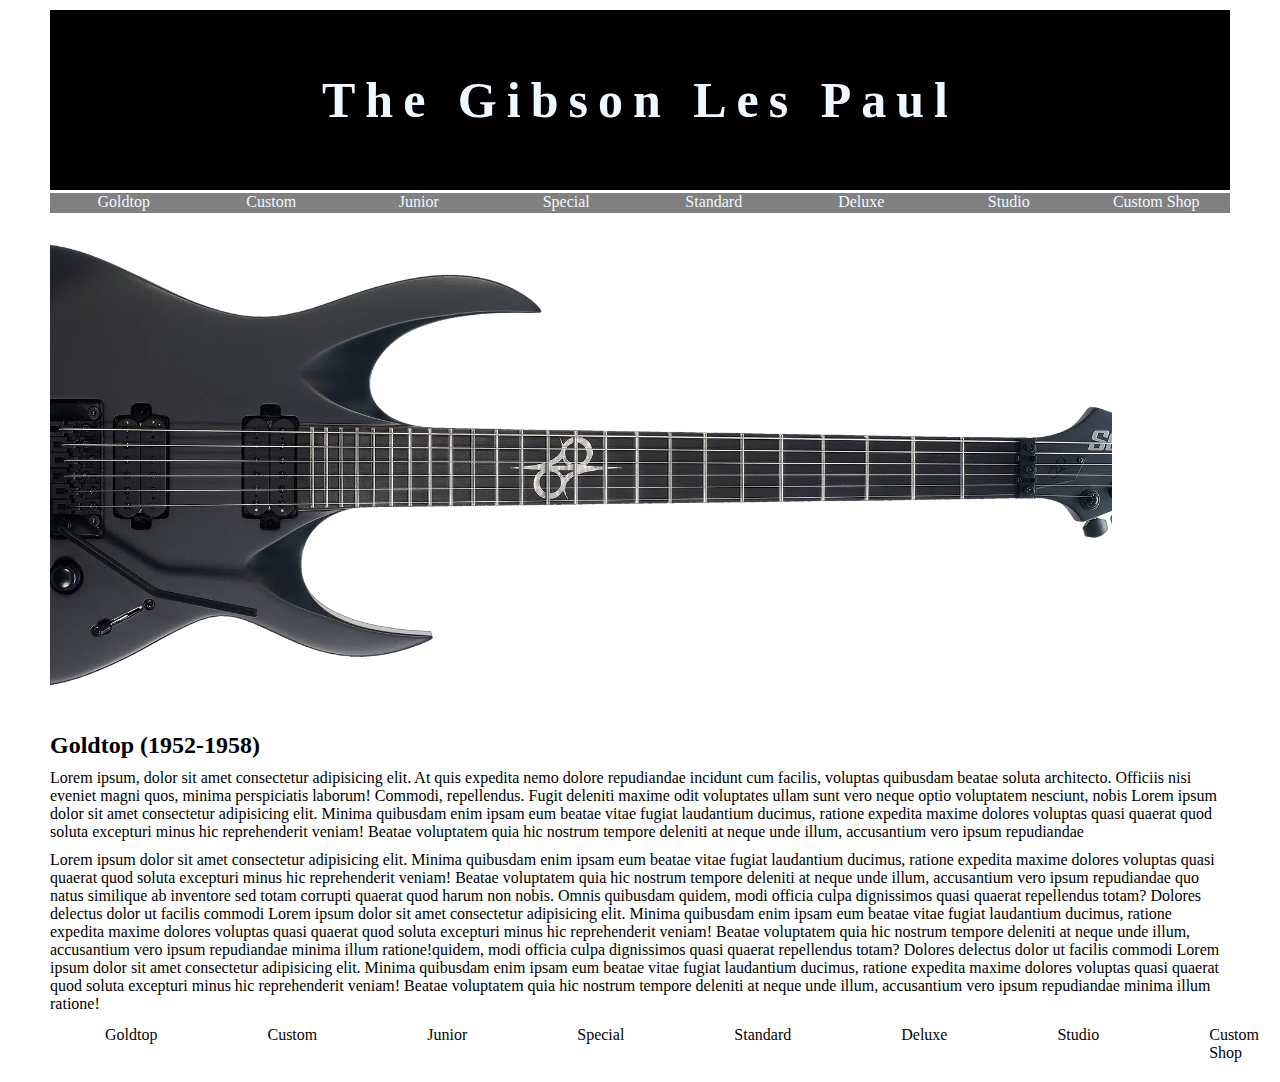
<file: exam/guitar/index.html>
<!DOCTYPE html>
<html lang="en">
  <head>
    <meta charset="UTF-8" />
    <meta http-equiv="X-UA-Compatible" content="IE=edge" />
    <meta name="viewport" content="width=device-width, initial-scale=1.0" />
    <link rel="stylesheet" href="style.css">
    <title>Guitar</title>
  </head>
  <body>
    <header>
      <h1>The Gibson Les Paul</h1>
    </header>
    <nav>
 <div class="cards">
  <div class="text1">
    <p>  Goldtop</p>
  </div>
  <div class="text1">
    <p>  Custom</p>
  </div>
  <div class="text1">
    <p>  Junior</p>
  </div>
  <div class="text1">
    <p>  Special</p>
  </div>
  <div class="text1">
    <p>  Standard</p>
  </div>
  <div class="text1">
    <p>  Deluxe</p>
  </div>
  <div class="text1">
    <p>  Studio</p>
  </div>
  <div class="text1">
    <p>  Custom Shop</p>
  </div>
 </div>
    </nav>
    <main>
      <img
        src="guitar.png"
        alt="Guitar"
      />
    </main>
    <section>
      <h2>Goldtop (1952-1958)</h2>
      <p>
        Lorem ipsum, dolor sit amet consectetur adipisicing elit. At quis
        expedita nemo dolore repudiandae incidunt cum facilis, voluptas
        quibusdam beatae soluta architecto. Officiis nisi eveniet magni quos,
        minima perspiciatis laborum! Commodi, repellendus. Fugit deleniti maxime
        odit voluptates ullam sunt vero neque optio voluptatem nesciunt, nobis
        Lorem ipsum dolor sit amet consectetur adipisicing elit. Minima
        quibusdam enim ipsam eum beatae vitae fugiat laudantium ducimus, ratione
        expedita maxime dolores voluptas quasi quaerat quod soluta excepturi
        minus hic reprehenderit veniam! Beatae voluptatem quia hic nostrum
        tempore deleniti at neque unde illum, accusantium vero ipsum repudiandae
      </p>
      <p>
        Lorem ipsum dolor sit amet consectetur adipisicing elit. Minima
        quibusdam enim ipsam eum beatae vitae fugiat laudantium ducimus, ratione
        expedita maxime dolores voluptas quasi quaerat quod soluta excepturi
        minus hic reprehenderit veniam! Beatae voluptatem quia hic nostrum
        tempore deleniti at neque unde illum, accusantium vero ipsum repudiandae
        quo natus similique ab inventore sed totam corrupti quaerat quod harum
        non nobis. Omnis quibusdam quidem, modi officia culpa dignissimos quasi
        quaerat repellendus totam? Dolores delectus dolor ut facilis commodi         Lorem ipsum dolor sit amet consectetur adipisicing elit. Minima
        quibusdam enim ipsam eum beatae vitae fugiat laudantium ducimus, ratione
        expedita maxime dolores voluptas quasi quaerat quod soluta excepturi
        minus hic reprehenderit veniam! Beatae voluptatem quia hic nostrum
        tempore deleniti at neque unde illum, accusantium vero ipsum repudiandae
        minima illum ratione!quidem, modi officia culpa dignissimos quasi
        quaerat repellendus totam? Dolores delectus dolor ut facilis commodi         Lorem ipsum dolor sit amet consectetur adipisicing elit. Minima
        quibusdam enim ipsam eum beatae vitae fugiat laudantium ducimus, ratione
        expedita maxime dolores voluptas quasi quaerat quod soluta excepturi
        minus hic reprehenderit veniam! Beatae voluptatem quia hic nostrum
        tempore deleniti at neque unde illum, accusantium vero ipsum repudiandae
        minima illum ratione!
      </p>
    </section>
    <footer>     
        <ul>  
        <li>Goldtop</li>
        <li>Custom</li>
        <li>Junior</li>
        <li>Special</li>
        <li>Standard</li>
        <li>Deluxe</li>
        <li>Studio</li>
        <li>Custom Shop</li>
      </ul></footer>
  </body>
</html>
</file>
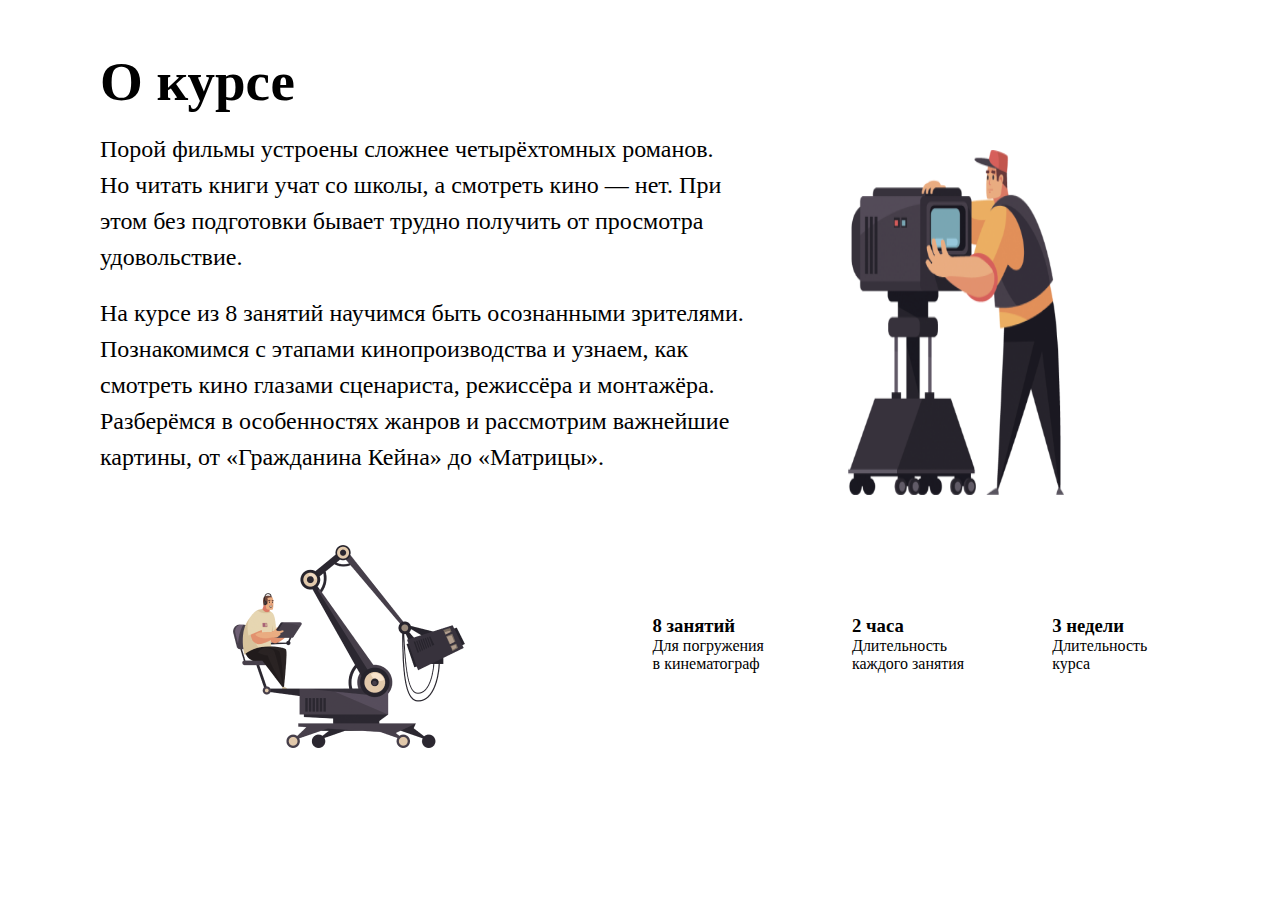
<file: exam/practium adaptive/index.html>
<!DOCTYPE html>
<html lang="en">
<head>
    <meta charset="UTF-8">
    <meta http-equiv="X-UA-Compatible" content="IE=edge">
    <meta name="viewport" content="width=device-width, initial-scale=1.0">
    <title>Home page</title>

    <link rel="stylesheet" href="style.css">
</head>
<body>
    <section>
    <div class="text_photo">
        <div class="text-1">
            <h1> О курсе</h1>
            <p>Порой фильмы устроены сложнее четырёхтомных романов. Но читать книги учат со школы,
                а смотреть кино — нет. При этом без подготовки бывает трудно получить от просмотра
                удовольствие.</p>
            <p>На курсе из 8 занятий научимся быть осознанными зрителями.
                Познакомимся с этапами кинопроизводства и узнаем, как смотреть кино глазами сценариста,
                режиссёра и монтажёра. Разберёмся в особенностях жанров и рассмотрим важнейшие картины,
                от «Гражданина Кейна» до «Матрицы».</p>
        </div>
        <img src="./images/_1 1.png" alt="Here has a photo">
    </div>
    <div class="all_cards">
    <img src="./images/photo 1.png" alt="Here has a photo">
        
    <div class="three_items">
        <div class="card1">
            <h3>8 занятий </h3>
            <p>Для погружения <br>
                в кинематограф </p>
        </div>

        <div class="card2">
            <h3>2 часа</h3>
            <p>Длительность <br>
                каждого занятия</p>
        </div>

        <div class="card3">
            <h3>3 недели</h3>
            <p>Длительность <br>
                курса</p>
        </div>
    </div>
    </div>
    </section>
    </body>
    
    </html>
</file>
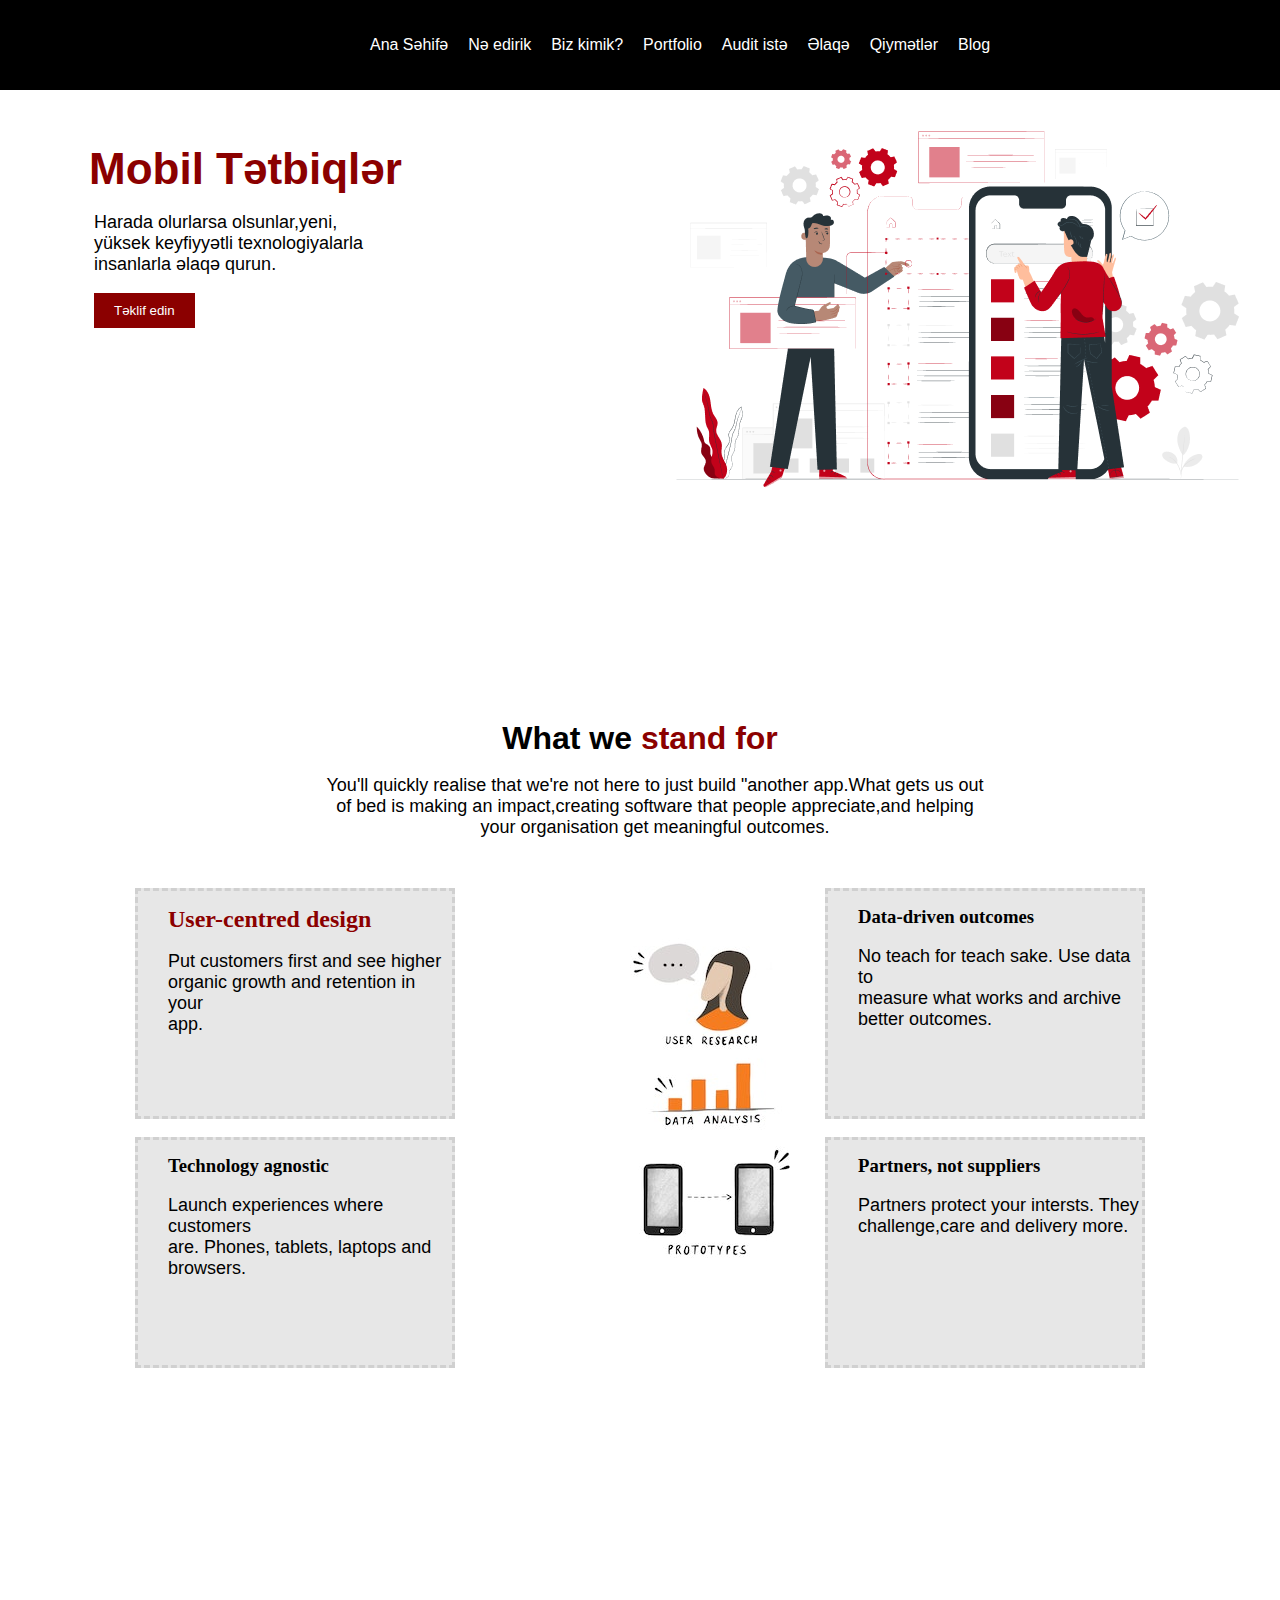
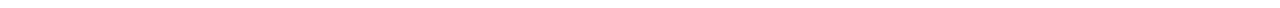
<file: html_css/task1/index.html>
<!DOCTYPE html>
<html lang="en">

<head>
    <meta charset="UTF-8">
    <meta http-equiv="X-UA-Compatible" content="IE=edge">
    <meta name="viewport" content="width=device-width, initial-scale=1.0">
    <title>Archbaku</title>
    <link rel="stylesheet" href="./style.css">
</head>
 <body>

 <!--
    <div class="logo-lang">
        <div class="logo">
        <div class="logo-text"><p>Jugaad</p></div>
        </div>
        <div class="language">
            <p> Eng </p>
        </div>
    </div>
   <hr>
    </div> 
-->


<header>
    <nav>
        <ul>

            <li> <a href="#"> Ana Səhifə</a></li>
            <li> <a href="#">Nə edirik</a></li>
            <li> <a href="#">Biz kimik?</a></li>
            <li> <a href="#">Portfolio</a></li>
            <li> <a href="#"> Audit istə </a> </li>
            <li><a href="#"> Əlaqə </a></li>
            <li><a href="#"> Qiymətlər </a></li>
            <li><a href="#"> Blog </a></li>

        </ul>

    </nav>

</header>

<div class="mobil-tetbiqler-img">

    <div class="mobil-tetbiqler">
        <br>
        <br>
        <br>
        <div class="mobil">
            <h1> Mobil Tətbiqlər </h1>
        </div>
        <br>
        <div class="text1">
            <p>Harada olurlarsa olsunlar,yeni,<br>
                yüksek keyfiyyətli texnologiyalarla <br>
                insanlarla əlaqə qurun.</p>
        </div>
        <br>
        <button>Təklif edin </button>


    </div>

    <div class="picture-right"><img src="Mobile testing-pana 1 (1).png" alt="Here is a photo"></div>

</div>
<div class="what-we-stand">
    <h1>What we <span style="color: darkred;">stand for </span></h1>
    <br>
    <p>You'll quickly realise that we're not here to just build "another app.What gets us out <br>of bed is making an
        impact,creating software that people appreciate,and helping <br>your organisation get meaningful outcomes.
        </p>
</div>

<div class="user">
   
    <div class="card">
      <div>
        <div class="user-centred">
            <h2>User-centred design</h2>
            <br>
            <p>Put customers first and see higher <br> organic growth and retention in your <br> app.</p>
        </div>

<div class="technology">
    <h3>Technology agnostic</h3>
    <br>
    <p>Launch experiences where customers <br> are. Phones, tablets, laptops and <br> browsers.</p>
</div>
      </div>
    </div>

    <div class="card-image">
        <img src="hover1.jpg" alt="Hover image1">
       
        <div class="inner">
            <img src="img2.jpg" alt="Original image">
        </div>
    </div>

    <div class="card">
    <div class="datadriven">
        <h3>Data-driven outcomes</h3>
        <br>
        <p>No teach for teach sake. Use data to <br>measure what works and archive<br>better outcomes.</p>
    </div>

    <div class="partners">
        <h3>Partners, not suppliers </h3>
        <br>
        <p>Partners protect your intersts. They <br>challenge,care and delivery more.</p>
    </div>
    </div>

    </div>
</div>

</body>


</html>
</file>
<file: exam/guitar/style.css>
*{
    margin: 0;
    padding: 0;
}
body{
    padding: 10px 50px;
}

header{
    width: 100%;
    height: 20vh;
    background-color: black;
    color: aliceblue;
    display: flex;
    justify-content: center;
    align-items: center;
}

h1{
letter-spacing: 10px;
font-size: 50px;
}

.cards{
    margin-top: 3px;
    display: flex;
    align-items: center;
    justify-content: space-between;
}
.text1{
    width: 175px;
    height: 20px;
    background-color: grey;
    color: aliceblue;
}

p{
    text-align: center;
}

ul {
    list-style: none;
    display: flex;
    justify-content: space-between;
    margin-top: 3px;

}

li{
    padding: 10px 55px;
    color: aliceblue;
    background-color: rgb(16, 16, 16);

}

main{
    width: 100%;
    margin-top: 5px;
}

main img{
    width: 90%;
    height: 55vh;
    object-fit: cover;
}

h2{
    margin-top: 15px;
}
p{
    text-align:  center;
}

section p{
    text-align: start;
    margin-top: 10px;
}

footer> ul> li{
    padding: 10px 55px;
    color: rgb(4, 4, 4);
    background-color: rgb(255, 255, 255);
    
}
</file>
<file: exam/practium adaptive/style.css>
/* @import url('https://fonts.googleapis.com/css2?family=Roboto+Slab:wght@700&family=Roboto:wght@400;700&display=swap'); */

*{
    margin: 0px;
    padding: 0px;
    box-sizing: border-box;
}

.text_photo {
    display: flex;
    justify-self: center;
    margin: 0 auto;
    padding-left: 100px;
    padding-right: 100px;
    margin-top: 50px;
}

.text_photo img {
    width: 20%;
    margin-left: 100px;
    margin-top: 100px;
}

.text-1{
    width: 60%;
}

.text-1 h1{
    max-width: 1200px;
    font-size: 55px;
    padding-bottom: 18px;
    }

.text-1 p {
     font-size: 24px;
      line-height: 1.5;
    width: 100%;
    font-size: 24px;
    margin-bottom: 20px;
    }


.all_cards {
    display: flex;
    justify-self: center;
    margin-top: 50px;
    /* margin-left: 50px; */
    padding-left: 100px;
    gap: 88px;
}

.three_items {
    display: flex;
    justify-self: center;
    margin-left: 100px;
    margin-top: 70px;
    gap: 88px;
}


@media(max-width:1210px){
    .text_photo{
        max-width: 1000px;
    }

    .all_cards{
        max-width: 1000px;
    }
}

@media(max-width:1040px){
    .text_photo{
        max-width: 800px;
    }
    .all_cards{
        max-width: 800px;
    }
}

@media(max-width:830px){
    .head-title{
        max-width: 600px;
    }
    .all_cards{
        max-width: 600px;
    }
}
</file>
<file: html_css/task1/style.css>
/*
.logo-lang {
    width: 100%;
    height: 10vh;
    background-color: black;
    display: flex;
    justify-content: space-between;
}

.logo-text {
    color: white;
    font-family: Arial, Helvetica, sans-serif;
    font-size: 28px;
    display: flex;
    align-items: center;
}
*/

* {
    text-decoration: none;
    list-style: none;
    margin: 0px;
}

header {
    width: 100%;
    height: 10vh;
    background-color: black;
    display: flex;
    justify-content: space-around;
    align-items: center;

}

nav {
    width: 50%;
}


ul {
    width: 100%;
    display: flex;
    justify-content: space-around;
    align-items: center;
}

a {
    color: white;
    font-family: Arial, Helvetica, sans-serif;
    font-size: 16px;
}

.mobil-tetbiqler-img {
    width: 100%;
    height: 70vh;
    display: flex;
    justify-content: center;
}

.mobil-tetbiqler {
    width: 45%;
    height: 70vh;
}

.picture-right {
width: 45%;
height: 70vh;
}

.mobil {
    color: darkred;
    padding-left: 25px;
    font-size: 22px;
    font-family: Arial, Helvetica, sans-serif;
}

p {
    padding-left: 30px;
    font-family: Arial, Helvetica, sans-serif;
    font-size: 18px;
}

button {
    margin-left: 30px;
    padding-left: 20px;
    padding-right: 20px;
    padding-top: 10px;
    padding-bottom: 10px;
    background-color: darkred;
    color: white;
    border: none;
}

button:hover {
    cursor: pointer;
    background-color: rgb(130, 36, 36)
}

.what-we-stand {
    text-align: center;
    font-family: Arial, Helvetica, sans-serif;
    margin-bottom: 50px;
}

.user {
    width: 100%;
    height: 80vh;
    display: flex;
    justify-content: space-evenly;
}

.card {
    width: 25%;
    margin-left: 5%;
    margin-right: 5%;
    flex-direction: column;
}

.user-centred {
    height: 25vh;
    background-color:rgb(231, 231, 231);
    border-style: dashed;
    border-color: rgb(208, 208, 208);
}
.user-centred:hover{
    border-radius: 0 0 20px 0;
    box-shadow: 10px 10px 19px 0px rgba(167,165,165,0.75);
-webkit-box-shadow: 10px 10px 19px 0px rgba(167,165,165,0.75);
-moz-box-shadow: 10px 10px 19px 0px rgba(167,165,165,0.75);
}
h2{
    color: darkred;
    margin-left: 30px;
    margin-top: 15px;
}

h3 {
color: rgb(0, 0, 0);
    margin-left: 30px;
    margin-top: 15px;
}

.technology {
    height: 25vh;
    margin-top: 2vh; 
    background-color: rgb(231, 231, 231);
    border-style: dashed;
    border-color: rgb(208, 208, 208);
}
.technology:hover{
    border-radius: 0 0 20px 0;
    box-shadow: 10px 10px 19px 0px rgba(167,165,165,0.75);
-webkit-box-shadow: 10px 10px 19px 0px rgba(167,165,165,0.75);
-moz-box-shadow: 10px 10px 19px 0px rgba(167,165,165,0.75);
}

.card-image {
    position: relative;
    width: 100px;
    height: 100px
    }

    .card-image :hover {
        cursor: pointer;
        opacity: 0;
    }

    .inner{
        position: absolute;
   top: 10px;
    }

   /* .inner :hover{
        cursor: pointer;
  opacity: 0;
    } */
    
.datadriven {
    height: 25vh;
    background-color:rgb(231, 231, 231);
    border-style: dashed;
    border-color: rgb(208, 208, 208);
}
.datadriven:hover{
    border-radius: 0 0 20px 0;
    box-shadow: 10px 10px 19px 0px rgba(167,165,165,0.75);
-webkit-box-shadow: 10px 10px 19px 0px rgba(167,165,165,0.75);
-moz-box-shadow: 10px 10px 19px 0px rgba(167,165,165,0.75);
}

.partners{
    height: 25vh;
    margin-top: 2vh;
    background-color: rgb(231, 231, 231);
    border-style: dashed;
    border-color: rgb(208, 208, 208);
}    

.partners:hover{
    border-radius: 0 0 20px 0;
    box-shadow: 10px 10px 19px 0px rgba(167,165,165,0.75);
-webkit-box-shadow: 10px 10px 19px 0px rgba(167,165,165,0.75);
-moz-box-shadow: 10px 10px 19px 0px rgba(167,165,165,0.75);
}
</file>
